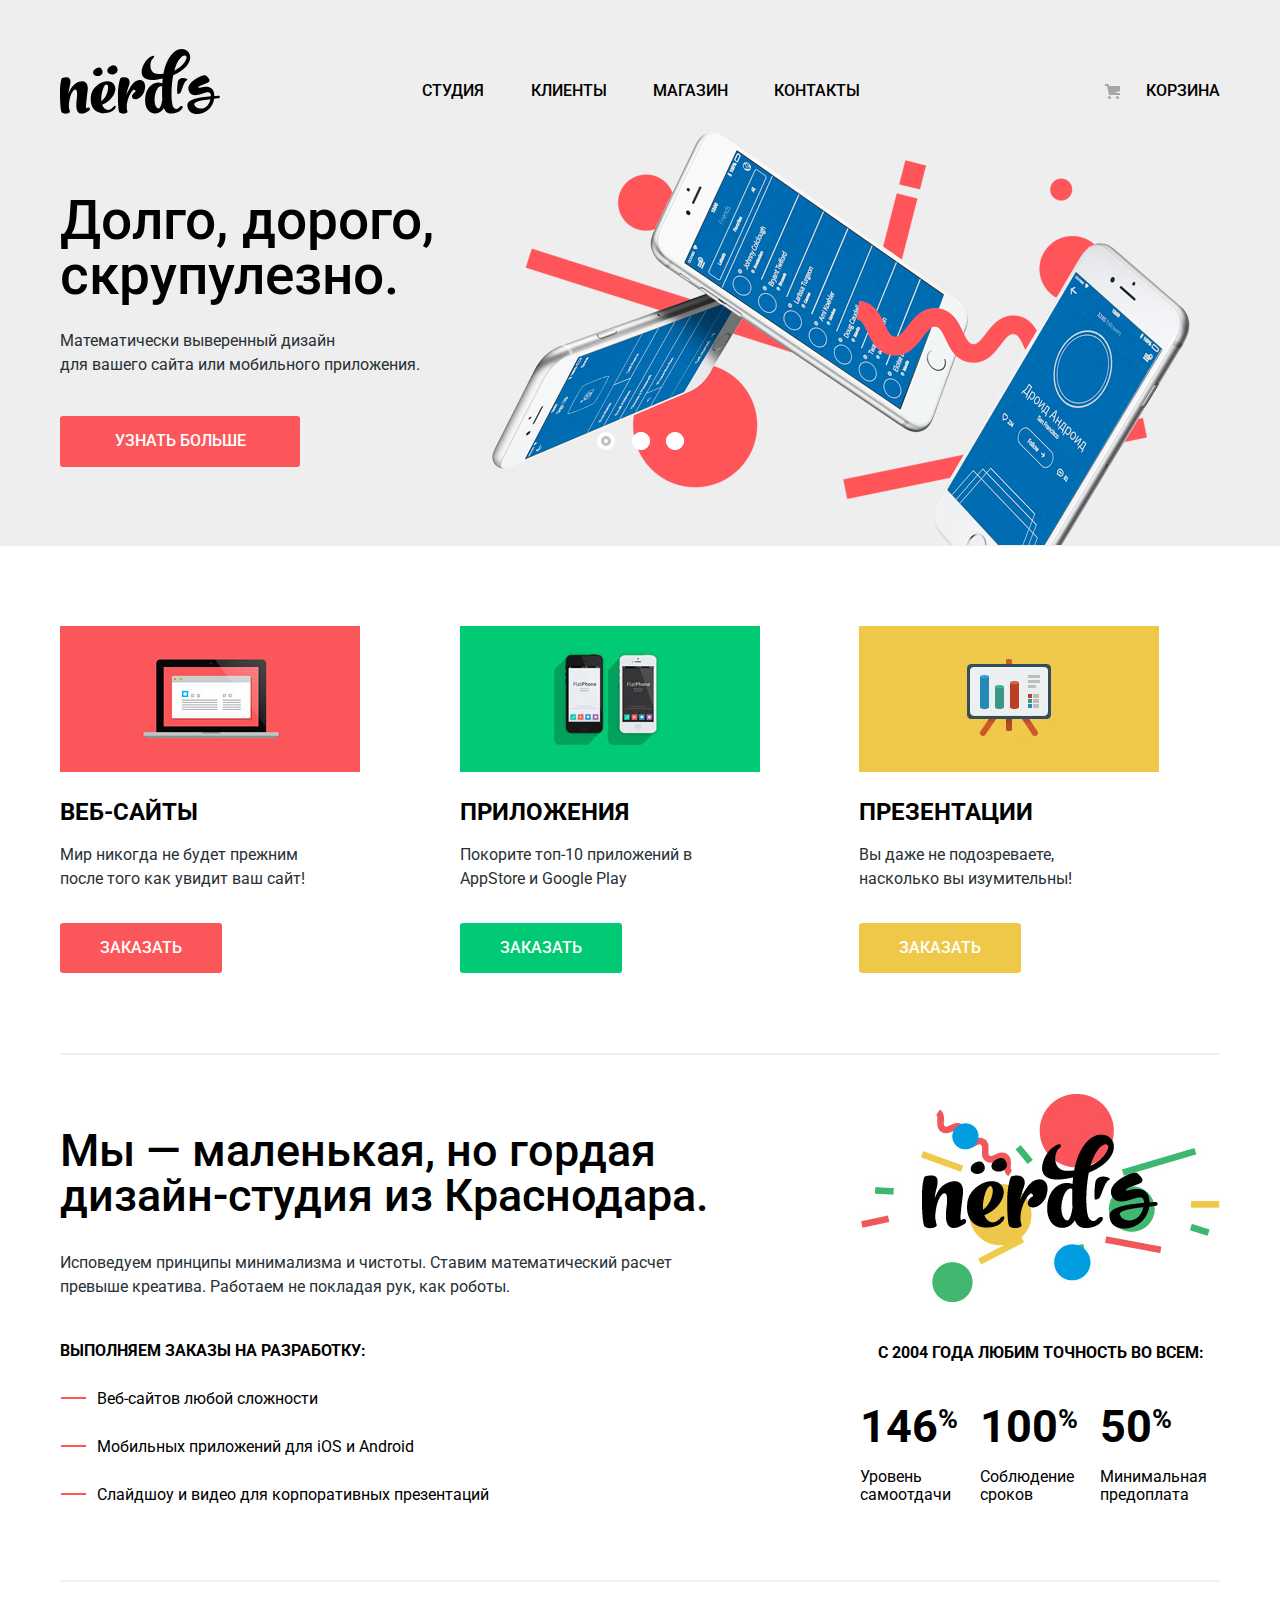
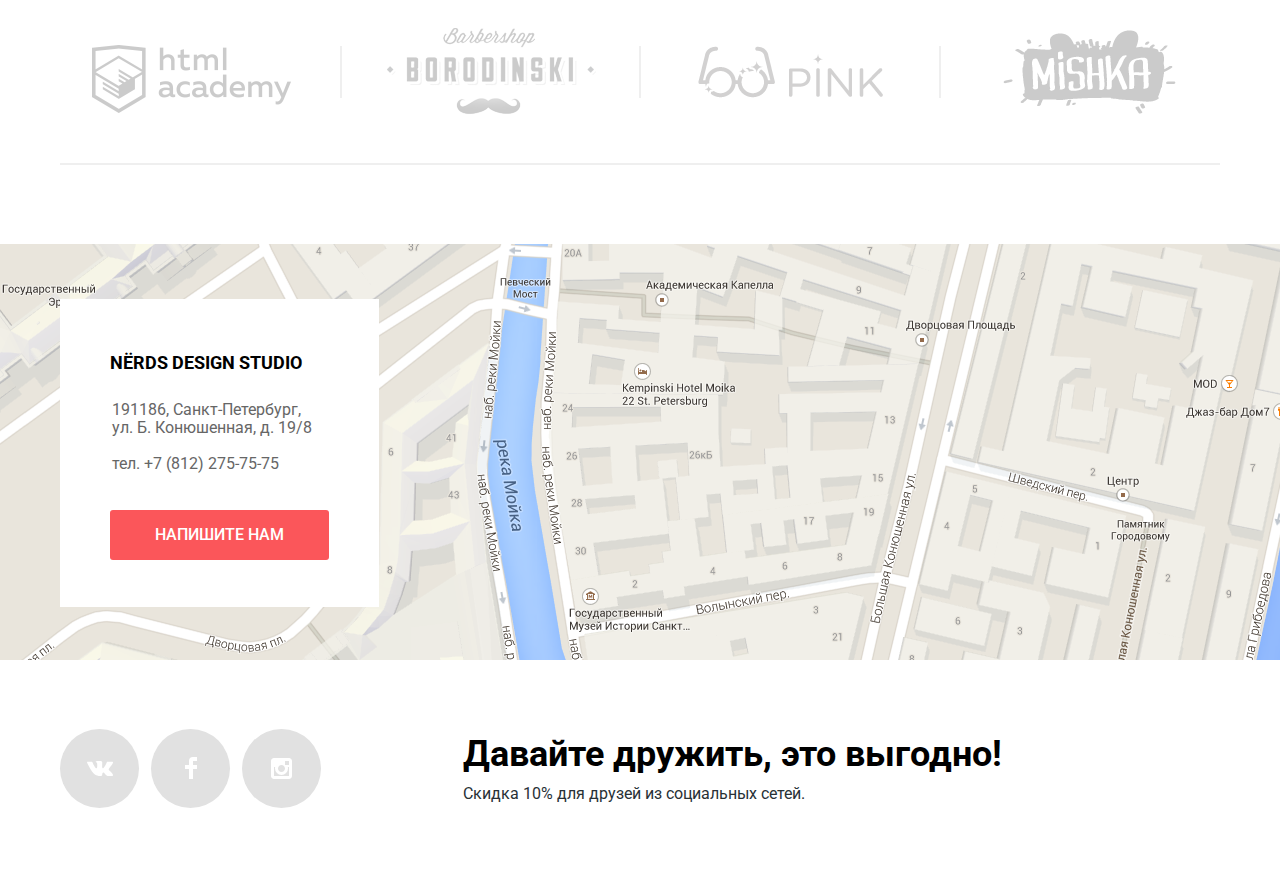
<file: index.html>
<!DOCTYPE html>
<html lang="ru">
<head>
	<meta charset="UTF-8">

	<title>Document</title>

	<!-- ссылка на шрифт -->
	<link href="https://fonts.googleapis.com/css?family=Roboto:400,500,700,900&display=swap&subset=cyrillic" rel="stylesheet">

	<!-- ссылка на подключение CSS файла -->
	<link rel="stylesheet" href="css/normalize.min.css">

	<!-- ссылка на подключение CSS файла -->
	<link rel="stylesheet" href="css/style.min.css">
</head>

<body>
	<header class="background ">
		<div class="container header">
			<a class="logo__link">
				<img class="logo__img" src="img/nerds-logo.svg" width="160" height="65" alt="logo" aria-label="logo">
			</a>
			<nav class="nav">
				<a class="nav__link" href="index.html">Студия</a>
				<a class="nav__link" href="#">Клиенты</a>
				<a class="nav__link" href="catalog.html">Магазин</a>
				<a class="nav__link" href="#">Контакты</a>
			</nav>
			<div class="basket">
				<a class="basket__link" href="#">Корзина</a>
			</div>
		</div>
	</header>

	<main class="main">
		<div class="background">
			<section class="container">
				<div class="slide-all">
					<div class="slide-one">
						<div class="slide-text">
							<h2 class="text-title slide-text-title">Долго, дорого, скрупулезно.</h2>
							<p class="text-title slide-text-suptitle paragraph">Математически выверенный дизайн <br>
							для вашего сайта или мобильного приложения.</p>
							<a class="button button-red slide-button" href="#">Узнать больше</a>
						</div>
					</div>
					<div class="slide-two none">
						<div class="slide-text">
							<h2 class="text-title slide-text-title">Любим математику как никто другой</h2>
							<p class="slide-text-suptitle paragraph">Никакого креатива, только математические формулы <br>
							для расчета идеальных пропорций.</p>
							<a class="button button-red slide-button" href="#">Узнать больше</a>
						</div>
					</div>
					<div class="slide-three none">
						<div class="slide-text">
							<h2 class="text-title slide-text-title">Только ночь, только хардкор</h2>
							<p class="slide-text-suptitle paragraph">Работать днем, как все? Мы против этого. <br>
							Ближе к полуночи работа только начинается.</p>
							<a class="button button-red slide-button" href="#">Узнать больше</a>
						</div>
					</div>
					<div class="next-slide-click">
						<div>
							<button class="button slide-one-button button slide-active"></button>
						</div>
						<div>
							<button class="button slide-two-button"></button>
						</div>
						<div>
							<button class="button slide-three-button"></button>
						</div>
					</div>
				</div>
			</section>
		</div>
		<section class="container border-bottom">
			<ul class="unordered-list advantages">
				<li class="list advantages-site advantages-site-content">
					<h3 class="text-title advantages-title">Веб-Сайты</h3>
					<p class="paragraph advantages-suptitle">Мир никогда не будет прежним
						после того как увидит ваш сайт!</p>
					<a class="button button-red button-advantages" href="#">Заказать</a>
				</li>
				<li class="list advantages-application advantages-application-content">
					<h3 class="text-title advantages-title">Приложения</h3>
					<p class="paragraph advantages-suptitle">Покорите топ-10 приложений в AppStore и Google Play</p>
					<a class="button button-green button-advantages" href="#">Заказать</a>
				</li>
				<li class="list advantages-presentation advantages-presentation-content">
					<h3 class="text-title advantages-title">Презентации</h3>
					<p class="paragraph advantages-suptitle">Вы даже не подозреваете,
						насколько вы изумительны!</p>
					<a class="button button-yellow button-advantages" href="#">Заказать</a>
				</li>
			</ul>
		</section>
		<section class="container about">
			<div class="about-information">
				<h2 class="text-title about-information-title">Мы — маленькая, но гордая дизайн-студия из Краснодара. </h2>
				<p class="paragraph about-information-suptitle">Исповедуем принципы минимализма и чистоты. Ставим математический расчет превыше креатива. Работаем не покладая рук, как роботы.</p>
				<h4 class="text-title about-wedo-title">Выполняем заказы на разработку:</h4>
				<ul class="unordered-list-about">
					<li class="list about-information-list">Веб-сайтов любой сложности</li>
					<li class="list about-information-list">Мобильных приложений для iOS и Android</li>
					<li class="list about-information-list">Слайдшоу и видео для корпоративных презентаций</li>
				</ul>
			</div>
			<div class="about-statistics">
				<div class="about-statistics-img">
					<img src="img/about/about.png" alt="логотип nerds" width="360" height="208">
					<p class="about-statistics-suptitle">с 2004 года любим точность во всем:</p>
				</div>
				<div class="statistics-percent">
					<div class="statistics-percent-numbers">
						<b>146<sup>%</sup></b>
						<p class="">Уровень самоотдачи</p>
					</div>
					<div class="statistics-percent-numbers">
						<b>100<sup>%</sup></b>
						<p class="">Соблюдение сроков</p>
					</div>
					<div class="statistics-percent-numbers">
						<b>50<sup>%</sup></b>
						<p class="">Минимальная предоплата</p>
					</div>
				</div>
			</div>
		</section>
		<div class="container container-partners border-top border-bottom">
			<ul class="unordered-list partners">
				<li class="list partners-list partners-list-border-htmlacdemy ">
					<a href="https://htmlacademy.ru/intensive/htmlcss" class="partners-link">
						<img src="img/partners/htmlacdemy.png" alt="логотип обучающего центра HtmlAcademy" width="199" height="68">
					</a>
				</li>
				<li class="list partners-list partners-list-border-borodinsli">
					<a href="#" class="partners-link">
						<img src="img/partners/borodinsli.png" alt="логотип барбершопа Бородинский" width="209" height="90">
					</a>
				</li>
				<li class="list partners-list partners-list-border-pink">
					<a href="#" class="partners-link">
						<img src="img/partners/pink.png" alt="логотип приложения Pink Upp" width="185" height="52">
					</a>
				</li>
				<li class="list partners-list partners-list-border-mishka">
					<a href="#" class="partners-link">
						<img src="img/partners/mishka.png" alt="логотип магазина Мишка" width="173" height="84">
					</a>
				</li>
			</ul>
		</div>
	</main>

	<footer class="footer">
		<div class="footer-feedback">
			<iframe class="iframe" src="https://www.google.com/maps/embed?pb=!1m18!1m12!1m3!1d1998.6037872533198!2d30.32085871576473!3d59.93871648187627!2m3!1f0!2f0!3f0!3m2!1i1024!2i768!4f13.1!3m3!1m2!1s0x4696310fca145cc1%3A0x42b32648d8238007!2z0JHQvtC70YzRiNCw0Y8g0JrQvtC90Y7RiNC10L3QvdCw0Y8g0YPQuy4sIDE5LzgsINCh0LDQvdC60YIt0J_QtdGC0LXRgNCx0YPRgNCzLCAxOTExODY!5e0!3m2!1sru!2sru!4v1582900834242!5m2!1sru!2sru" style="border:0;" allowfullscreen=""></iframe>
			<div class="container">
				<div class="feedback-address">
					<h3 class="text-title feedback-address-title">Nёrds design studio</h3>
					<p class="paragraph feedback-address-suptitle">
						191186, Санкт-Петербург, 
						ул. Б. Конюшенная, д. 19/8
					</p>
					<p class="paragraph feedback-address-suptitle">
						<a href="tel:+7(812)275-75-75" class="addres-tel-link"> тел. +7 (812) 275-75-75</a>
					</p>
					<a class="button link button-red addres-button" href="#">Напишите нам</a>
				</div>
			</div>
		</div>
		<div class="container">
			<div class="footer-social">
				<ul class="unordered-list social-icons">
					<li class="list social-icons-list">
						<a class="social-icons-anchor" href="#" aria-label="ВКонтакте">
							<svg xmlns="http://www.w3.org/2000/svg" width="26" height="15" viewBox="0 0 26 15"><path fill="#FFF" d="M16.138 11.51c.956-.309 2.18 2.04 3.483 2.939.978.681 1.727.534 1.727.534l3.473-.05s1.815-.112.957-1.554c-.071-.12-.503-1.069-2.585-3.022-2.177-2.043-1.882-1.712.739-5.244 1.597-2.153 2.236-3.468 2.036-4.028-.192-.539-1.365-.399-1.365-.399L20.69.713c-.381.001-.704.119-.851.515-.003.004-.621 1.666-1.445 3.079-1.741 2.989-2.436 3.148-2.724 2.961-.661-.433-.494-1.737-.494-2.664 0-2.897.432-4.105-.846-4.417-.427-.104-.739-.172-1.828-.182-1.392-.021-2.574 0-3.244.329-.445.223-.786.712-.579.74.26.035.843.16 1.155.586.401.552.389 1.789.389 1.789s.229 3.411-.54 3.834c-.528.29-1.25-.302-2.803-3.016-.793-1.388-1.392-2.922-1.392-2.922s-.116-.285-.326-.441c-.25-.185-.6-.244-.6-.244L.848.684S.29.7.085.946c-.182.218-.015.668-.015.668s2.909 6.881 6.203 10.347c3.02 3.182 6.452 2.971 6.452 2.971h1.555s.469-.054.709-.312c.224-.24.214-.691.214-.691s-.031-2.109.935-2.419z"/></svg>
						</a>
					</li>
					<li class="list social-icons-list">
						<a class="social-icons-anchor" href="#" aria-label="facebook">
							<svg xmlns="http://www.w3.org/2000/svg" width="12" height="22" viewBox="0 0 12 22"><path fill="#FFF" d="M12 4V0H8a4 4 0 0 0-4 4v4H0v4h4v10h4V12h4V8H8V4h4z"/></svg>
						</a>
					</li>
					<li class="list social-icons-list">
						<a class="social-icons-anchor" href="#" aria-label="instagram">
							<svg xmlns="http://www.w3.org/2000/svg" width="21" height="21" viewBox="0 0 21 21"><path fill="#FFF" d="M18 0H3C1.35 0 0 1.35 0 3v15c0 1.65 1.35 3 3 3h15c1.65 0 3-1.35 3-3V3c0-1.65-1.35-3-3-3zm-7.5 7c1.93 0 3.5 1.57 3.5 3.5S12.43 14 10.5 14 7 12.43 7 10.5 8.57 7 10.5 7zM18 18H3V9h1.181A6.504 6.504 0 0 0 4 10.5a6.5 6.5 0 1 0 13 0 6.45 6.45 0 0 0-.181-1.5H18v9zm0-11h-4V3h4v4z"/></svg>
						</a>
					</li>
				</ul>
				<div class="footer-text">
					<h3 class="text-title footer-title">Давайте дружить, это выгодно!</h3>
					<p class="paragraph footer-suptitle">Скидка 10% для друзей из социальных сетей.</p>
				</div>
			</div>
		</div>
	</footer>
	<form class="feedback-form none" action="https://echo.htmlacademy.ru" method="post">
		<h2 class="text-title feedback-title">Напишите нам</h2>
		<button class="button close feedback-close-button" type="button"></button>
		<div class="feedback-form-name">
			<label class="label" for="name"><b>Ваше имя:</b></label>
			<input class="input" id="name" type="text" placeholder="Имя Фамилия" name="name" required>
		</div>
		<div class="feedback-form-email">
			<label class="label" for="email"><b>Ваш e-mail:</b></label>
			<input class="input" id="email" type="email" placeholder="email@example.com" name="e-mail" required>
		</div>
		<div class="feedback-form-text">
			<label class="label" for="text_mail"><b>Текст письма:</b></label>
			<textarea id="text_mail" name="comment" placeholder="В свободной форме" cols="40" rows="5"></textarea>
		</div>
		<button type="submit" class="button send button-red feedback-button">Отправить</button>
	</form>
	<!-- ссылка на подключение js файла -->
		<script src="js/script.min.js"></script>
</body>
</html>
</file>
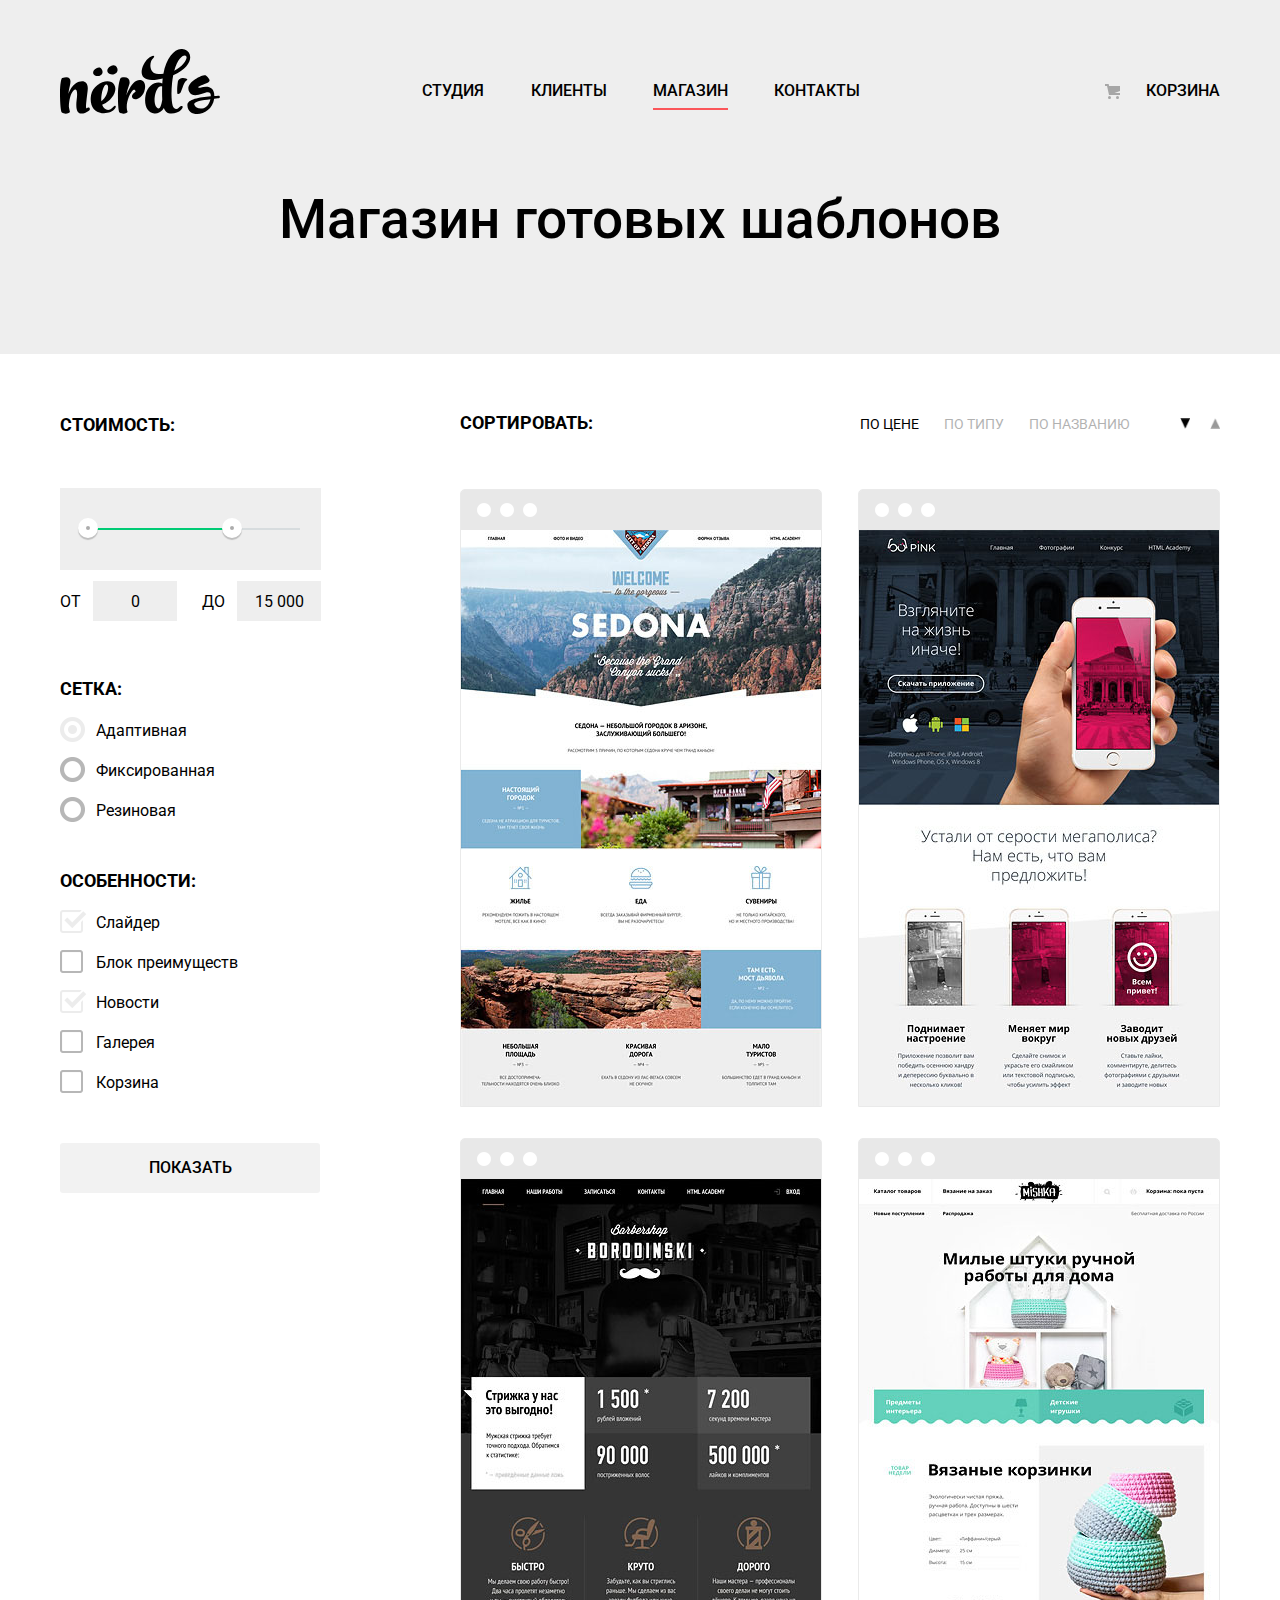
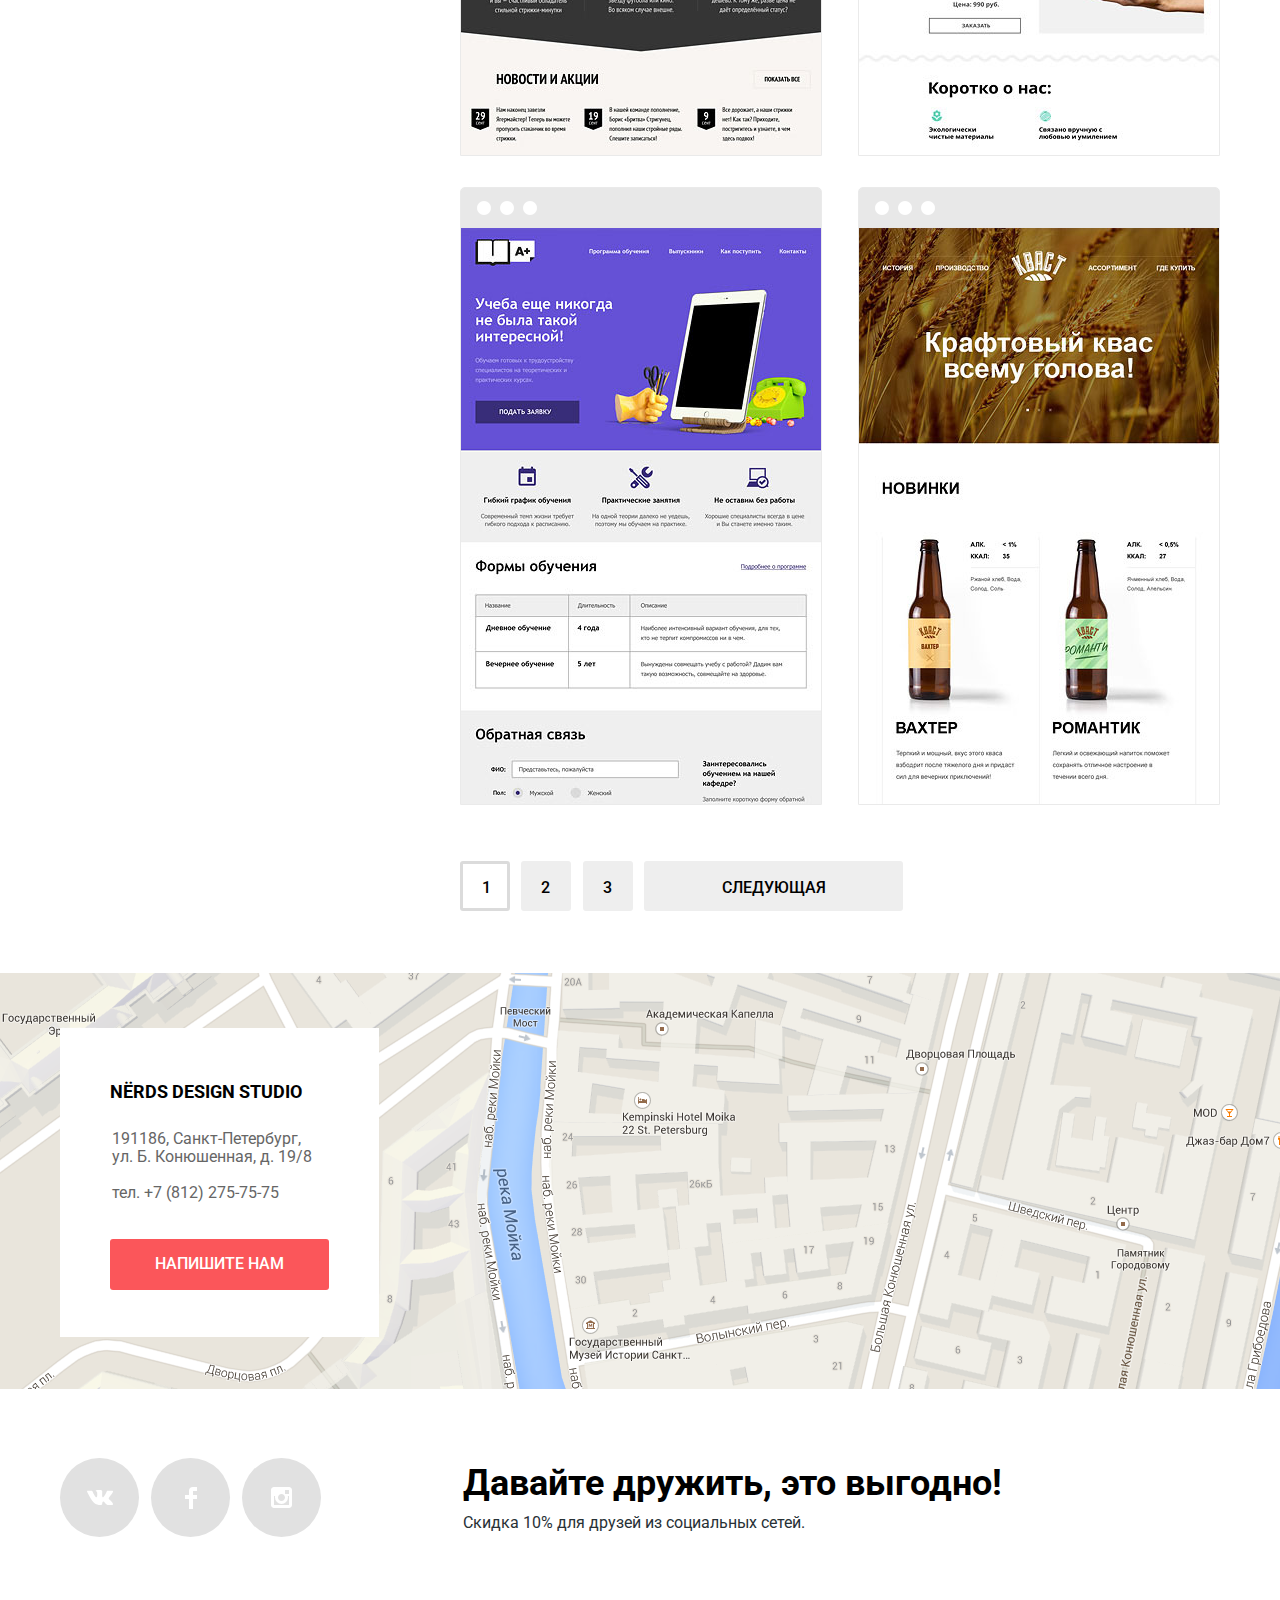
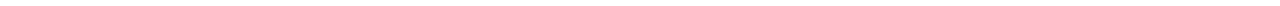
<file: catalog.html>
<!DOCTYPE html>
<html lang="ru">
<head>
	<meta charset="UTF-8">

	<title>Document</title>

	<!-- ссылка на шрифт -->
	<link href="https://fonts.googleapis.com/css?family=Roboto:400,500,700,900&display=swap&subset=cyrillic" rel="stylesheet">

	<!-- ссылка на подключение CSS файла -->
	<link rel="stylesheet" href="css/normalize.min.css">

	<!-- ссылка на подключение CSS файла -->
	<link rel="stylesheet" href="css/style.min.css">
</head>

<body>
	<header class="background ">
		<div class="container header">
			<a class="logo__link" href="index.html">
				<img class="logo__img" src="img/nerds-logo.svg" width="160" height="65" alt="logo" aria-label="logo">
			</a>
			<nav class="nav">
				<a class="nav__link" href="index.html">Студия</a>
				<a class="nav__link" href="#">Клиенты</a>
				<a class="nav__link nav-link-open" href="catalog.html">Магазин</a>
				<a class="nav__link" href="#">Контакты</a>
			</nav>
			<div class="basket">
				<a class="basket__link" href="#">Корзина</a>
			</div>
		</div>
	</header>

	<main>
		<div class="background">
			<h1 class="text-title header-title">Магазин готовых шаблонов</h1>
		</div>
		<div class="container main-main">
			<aside class="aside">
				<form action="https://echo.htmlacademy.ru" method="get">
					<fieldset class="block-cost">
						<legend class="grid-title cost-title">Стоимость:</legend>
						<div class="cost-slider">
							<div class="range">
								<div class="range-cursor"></div>
							</div>
							<div class="range-togle-min" aria-label="min"></div>
							<div class="range-togle-max" aria-label="max"></div>
						</div>
						<div class="block-cost-mam">
							<p>
								<label class="label" for="on">От</label>
								<input class="input" id="on" name="От" value="0" type="text">
							</p>
							<p>
								<label class="label" for="off">До</label>
								<input class="input" id="off" name="До" value="15 000" type="text">
							</p>
						</div>
					</fieldset>

					<fieldset class="grid-block">
						<legend class="grid-title">Сетка:</legend>
						<ul class="grid-unordered-list">
							<li class="list">
								<input class="input radio none grid-radio grid-radio-block grid-block-input" id="grid_adaptive" checked name="Сетка" type="radio" value="Адаптивная" disabled> 
								<label class="label radio grid-label grid-label-block" for="grid_adaptive" tabindex="1">Адаптивная</label>
							</li>

							<li class="list">
								<input class="input radio none grid-radio grid-block-input" id="grid_fix" name="Сетка" type="radio" value="Фиксированная">
								<label class="label radio grid-label" for="grid_fix" tabindex="2">Фиксированная</label>
							</li>

							<li class="list">
								<input class="input radio none grid-radio grid-block-input" id="grid_rubber" name="Сетка" type="radio" value="Резиновая"> 
								<label class="label radio grid-label" for="grid_rubber" tabindex="3">Резиновая</label>
							</li>
						</ul>
					</fieldset>

					<fieldset class="grid-block">
						<legend class="grid-title">Особенности:</legend>
						<ul class="grid-unordered-list">
							<li class="list">
								<input class="input grid-checkbox grid-checkbox-block" id="features_slid" name="Особенности" type="checkbox" disabled checked value="Слайдер">
								<label class="label features-label" for="features_slid" tabindex="4">Слайдер</label>
							</li>

							<li class="list">
								<input class="input grid-checkbox" id="features_advantages" name="Особенности" type="checkbox" value="Блок преимуществ">
								<label class="label features-label" for="features_advantages" tabindex="5">Блок преимуществ</label>
							</li>

							<li class="list">
								<input class="input grid-checkbox grid-checkbox-block" id="features_new" name="Особенности" type="checkbox" disabled checked value="Новости">
								<label class="label features-label" for="features_new" tabindex="6">Новости</label>
							</li>

							<li class="list">
								<input class="input grid-checkbox" id="features_gallery" name="Особенности" type="checkbox" value="Галерея">
								<label class="label features-label" for="features_gallery" tabindex="7">Галерея</label>
							</li>

							<li class="list">
								<input class="input grid-checkbox" id="features_basket" name="Особенности" type="checkbox" value="Корзина">
								<label class="label features-label" for="features_basket" tabindex="8">Корзина</label>
							</li>
						</ul>
					</fieldset>
					<button type="submit" class="button button-grey grid-button-grey">Показать</button>
				</form>
			</aside>
			<div>
				<div class="sort">
					<b class="grid-title">Сортировать:</b>
					<div>
						<div class="sort-list">
							<a class="sort-link sort-link-active" href="#">По цене</a>
							<a class="sort-link" href="#">по типу</a>
							<a class="sort-link" href="#">по названию</a>
						</div>
						<div class="sort-arrow">
							<a href="#"><img class="sort-arrow-down sort-arrow-active" src="img/icons/icon-down-dir.png" width="11" height="10" alt="по уменьшению" aria-label="по уменьшению"></a>
							<a href="#"><img class="sort-arrow-up" src="img/icons/icon-down-dir.png" width="11" height="10" alt="по возрастанию" aria-label="по возрастанию"></a>
						</div>
					</div>
				</div>
				<ul class="unordered-list products">
					<li class="list products-pattern">
						<div class="pattern-price">
							<a class="price-title" href="#">
								<h3 class="text-title">Sedona</h3>
							</a>
							<p class="paragraph price-suptitle price-suptitle-sedona">Информационный сайт для туристов</p>
							<button class="button button-red button-price">9 900 руб.</button>
						</div>
						<div class="pattern-img">
							<img class="pattern-img-head" src="img/catalog/browser.png" alt="Информационный сайт для туристов" width="360" height="40">
							<img class="pattern-img-body" src="img/catalog/sedona.jpg" alt="Шаблон сайта Sedona" width="360" height="576">
						</div>
					</li>

					<li class="list products-pattern-right">
						<div class="pattern-price">
							<a class="price-title" href="#">
								<h3 class="text-title ">Pink app</h3>
							</a>
							<p class="paragraph price-suptitle price-suptitle-pink">Продуктовый лендинг приложения для iOS и Android</p>
							<button class="button button-red button-price">9 900 руб.</button>
						</div>
						<div class="pattern-img">
							<img class="pattern-img-head" src="img/catalog/browser.png" alt="Продуктовый лендинг приложения для iOS и Android" width="360" height="40">
							<img class="pattern-img-body" src="img/catalog/pink.jpg" alt="Шаблон лендинга Pink app" width="360" height="576">
						</div>
					</li>

					<li class="list products-pattern">
						<div class="pattern-price">
							<a class="price-title" href="#">
								<h3 class="text-title">Barbershop</h3>
							</a>
							<p class="paragraph price-suptitle price-suptitle-barbershop">Сайт салона красоты.
								Для мужчин, да.</p>
							<button class="button button-red button-price">9 900 руб.</button>
						</div>
						<div class="pattern-img">
							<img class="pattern-img-head" src="img/catalog/browser.png" alt="Сайт салона красоты" width="360" height="40">
							<img class="pattern-img-body" src="img/catalog/barbershop.jpg" alt="Шаблон сайта салона красоты Barbershop" width="360" height="576">
						</div>
					</li>
					<li class="list products-pattern-right">
						<div class="pattern-price">
							<a class="price-title" href="#">
								<h3 class="text-title">Mishka</h3>
							</a>
							<p class="paragraph price-suptitle price-suptitle-mishka">Итернет-магазин
								вязаных игрушек</p>
							<button class="button button-red button-price">9 900 руб.</button>
						</div>
						<div class="pattern-img">
							<img class="pattern-img-head" src="img/catalog/browser.png" alt="интернет-магазина игрушек" width="360" height="40">
							<img class="pattern-img-body" src="img/catalog/mishka.jpg" alt="Шаблон интернет-магазина игрушек Mishka" width="360" height="576">
						</div>
					</li>
					<li class="list products-pattern">
						<div class="pattern-price">
							<a class="price-title" href="#">
								<h3 class="text-title">A Plus</h3>
							</a>
							<p class="paragraph price-suptitle price-suptitle-plus">Лендинг курсов повышения
								квалификации</p>
							<button class="button button-red button-price">9 900 руб.</button>
						</div>
						<div class="pattern-img">
							<img class="pattern-img-head" src="img/catalog/browser.png" alt="Лендинг курсов повышения квалификации" width="360" height="40">
							<img class="pattern-img-body" src="img/catalog/plus.jpg" alt="Шаблон лендинга курсов повышения квалификации A Plus" width="360" height="576">
						</div>
					</li>
					<li class="list products-pattern-right">
						<div class="pattern-price">
							<a class="price-title" href="#">
								<h3 class="text-title">Кваст</h3>
							</a>
							<p class="paragraph price-suptitle price-suptitle-kvas">Промо-сайт производителя
								крафтового кваса</p>
							<button class="button button-red button-price">9 900 руб.</button>
						</div>
						<div class="pattern-img">
							<img class="pattern-img-head" src="img/catalog/browser.png" alt="Промо-сайт производителя кваса" width="360" height="40">
							<img class="pattern-img-body" src="img/catalog/kvas.jpg" alt="Шаблон промо-сайта производителя крафтового кваса Кваст" width="360" height="576">
						</div>
					</li>
				</ul>
				<ul class="unordered-list pattern-cube">
					<li class="list button-grey-cube-active">
						<a href="#">1</a>
					</li>
					<li class="list button-grey-cube">
						<a href="#">2</a>
					</li>
					<li class="list button-grey-cube">
						<a href="#">3</a>
					</li>
					<li class="list button-grey">
						<a href="#">Следующая</a>
					</li>
				</ul>
			</div>
		</div>
	</main>

	<footer class="footer">
		<div class="footer-feedback">
			<iframe class="iframe" src="https://www.google.com/maps/embed?pb=!1m18!1m12!1m3!1d1998.6037872533198!2d30.32085871576473!3d59.93871648187627!2m3!1f0!2f0!3f0!3m2!1i1024!2i768!4f13.1!3m3!1m2!1s0x4696310fca145cc1%3A0x42b32648d8238007!2z0JHQvtC70YzRiNCw0Y8g0JrQvtC90Y7RiNC10L3QvdCw0Y8g0YPQuy4sIDE5LzgsINCh0LDQvdC60YIt0J_QtdGC0LXRgNCx0YPRgNCzLCAxOTExODY!5e0!3m2!1sru!2sru!4v1582900834242!5m2!1sru!2sru" style="border:0;" allowfullscreen=""></iframe>
			<div class="container">
				<div class="feedback-address">
					<h3 class="text-title feedback-address-title">Nёrds design studio</h3>
					<p class="paragraph feedback-address-suptitle">
						191186, Санкт-Петербург, 
						ул. Б. Конюшенная, д. 19/8
					</p>
					<p class="paragraph feedback-address-suptitle">
						<a href="tel:+7(812)275-75-75" class="addres-tel-link"> тел. +7 (812) 275-75-75</a>
					</p>
					<a class="button link button-red addres-button" href="#">Напишите нам</a>
				</div>
			</div>
		</div>
		<div class="container">
			<div class="footer-social">
				<ul class="unordered-list social-icons">
					<li class="list social-icons-list">
						<a class="social-icons-anchor" href="#" aria-label="ВКонтакте">
							<svg xmlns="http://www.w3.org/2000/svg" width="26" height="15" viewBox="0 0 26 15"><path fill="#FFF" d="M16.138 11.51c.956-.309 2.18 2.04 3.483 2.939.978.681 1.727.534 1.727.534l3.473-.05s1.815-.112.957-1.554c-.071-.12-.503-1.069-2.585-3.022-2.177-2.043-1.882-1.712.739-5.244 1.597-2.153 2.236-3.468 2.036-4.028-.192-.539-1.365-.399-1.365-.399L20.69.713c-.381.001-.704.119-.851.515-.003.004-.621 1.666-1.445 3.079-1.741 2.989-2.436 3.148-2.724 2.961-.661-.433-.494-1.737-.494-2.664 0-2.897.432-4.105-.846-4.417-.427-.104-.739-.172-1.828-.182-1.392-.021-2.574 0-3.244.329-.445.223-.786.712-.579.74.26.035.843.16 1.155.586.401.552.389 1.789.389 1.789s.229 3.411-.54 3.834c-.528.29-1.25-.302-2.803-3.016-.793-1.388-1.392-2.922-1.392-2.922s-.116-.285-.326-.441c-.25-.185-.6-.244-.6-.244L.848.684S.29.7.085.946c-.182.218-.015.668-.015.668s2.909 6.881 6.203 10.347c3.02 3.182 6.452 2.971 6.452 2.971h1.555s.469-.054.709-.312c.224-.24.214-.691.214-.691s-.031-2.109.935-2.419z"/></svg>
						</a>
					</li>
					<li class="list social-icons-list">
						<a class="social-icons-anchor" href="#" aria-label="facebook">
							<svg xmlns="http://www.w3.org/2000/svg" width="12" height="22" viewBox="0 0 12 22"><path fill="#FFF" d="M12 4V0H8a4 4 0 0 0-4 4v4H0v4h4v10h4V12h4V8H8V4h4z"/></svg>
						</a>
					</li>
					<li class="list social-icons-list">
						<a class="social-icons-anchor" href="#" aria-label="instagram">
							<svg xmlns="http://www.w3.org/2000/svg" width="21" height="21" viewBox="0 0 21 21"><path fill="#FFF" d="M18 0H3C1.35 0 0 1.35 0 3v15c0 1.65 1.35 3 3 3h15c1.65 0 3-1.35 3-3V3c0-1.65-1.35-3-3-3zm-7.5 7c1.93 0 3.5 1.57 3.5 3.5S12.43 14 10.5 14 7 12.43 7 10.5 8.57 7 10.5 7zM18 18H3V9h1.181A6.504 6.504 0 0 0 4 10.5a6.5 6.5 0 1 0 13 0 6.45 6.45 0 0 0-.181-1.5H18v9zm0-11h-4V3h4v4z"/></svg>
						</a>
					</li>
				</ul>
				<div class="footer-text">
					<h3 class="text-title footer-title">Давайте дружить, это выгодно!</h3>
					<p class="paragraph footer-suptitle">Скидка 10% для друзей из социальных сетей.</p>
				</div>
			</div>
		</div>
	</footer>
	<form class="feedback-form none" action="https://echo.htmlacademy.ru" method="post">
		<h2 class="text-title feedback-title">Напишите нам</h2>
		<button class="button close feedback-close-button" type="button"></button>
		<div class="feedback-form-name">
			<label class="label" for="name"><b>Ваше имя:</b></label>
			<input class="input" id="name" type="text" placeholder="Имя Фамилия" name="name" required>
		</div>
		<div class="feedback-form-email">
			<label class="label" for="email"><b>Ваш e-mail:</b></label>
			<input class="input" id="email" type="email" placeholder="email@example.com" name="e-mail" required>
		</div>
		<div class="feedback-form-text">
			<label class="label" for="text_mail"><b>Текст письма:</b></label>
			<textarea id="text_mail" name="comment" placeholder="В свободной форме" cols="40" rows="5"></textarea>
		</div>
		<button type="submit" class="button send button-red feedback-button">Отправить</button>
	</form>
	<!-- ссылка на подключение js файла -->
		<script src="js/script.min.js"></script>
</body>
</html>
</file>
<file: css/style.min.css>
body{margin:0;font-family:"Roboto","Arial",sans-serif;font-size:16px;color:#000;width:100%}.container{max-width:1160px;width:100%;margin:0 auto}.nav,.partners,.social-icons,.about,.advantages,.statistics-percent,.main-main,.pattern-cube,.header{display:flex;justify-content:space-between}.paragraph{color:#283136;font-size:16px;font-family:"Roboto","Arial",sans-serif;line-height:1.5;margin:0}.list{list-style-type:none}.unordered-list{margin-left:0;padding-left:0}.text-title{padding:0;margin:0;font-family:"Roboto","Arial",sans-serif}.button:hover{opacity:.95}.button:active{color:rgba(255,255,255,0.3);opacity:1}.button,.input,.label{cursor:pointer}.header{padding:49px 0 0}.nav__link{margin-bottom:8px}.nav__link:hover,.basket__link:hover{color:#fb565a}.nav__link:active,.basket__link:active{opacity:.3}.logo__link{outline-color:#000}.logo__img{opacity:1}.logo__img:hover{opacity:.75}.logo__img:active{opacity:.6}.nav__link,.basket__link{color:#000;text-decoration:none;font-family:"Roboto","Arial",sans-serif;text-transform:uppercase;display:flex;outline-color:#000}.nav{font-weight:500;margin:27px 0 0 35px}.nav a{margin-right:46.3px;outline-color:#000;font-size:16px;font-weight:500;line-height:30px}.nav-link-open{border-bottom:2px solid #fb565a}.basket{font-weight:500;margin:33px 0 0 31px}.basket__link::before{content:"";background:url(../img/icons/cart-icon.svg);background-repeat:no-repeat;margin-top:2px;margin-right:26px;width:15px}.button{text-transform:uppercase;color:#fff;font-weight:500;cursor:pointer;text-decoration:none;border:0 none;outline-color:#000;border-radius:3px}.background{background:#eee}.border-top{border-top:2px solid #efefef}.border-bottom{border-bottom:2px solid #efefef}.list{list-style-type:none}.about-wedo-title,.about-statistics-suptitle,.price-title,.sort button,.button-grey,.block-cost-mam label{text-transform:uppercase}.price-title{text-decoration:none;color:#000}.price-title h3{margin:0 4px 16px 0;font-size:18px;display:inline-block;vertical-align:top;line-height:30px}.price-title h3:hover{color:#fb565a}.price-title h3:active{color:#000;opacity:.3}.button-red{background:#fb565a;padding:16px 40px;text-align:center}.button-red:hover{background:#e74246}.button-red:active{background:#d7373b}.button-green{background:#00ca74;padding:16px 40px;margin-top:35px}.button-yellow{background:#efc84a;padding:16px 40px;margin-top:35px}.slide-all{position:relative;padding:0}.slide-one,.slide-two,.slide-three{height:100%}.slide-one .paragraph{width:365px}.slide-two .paragraph{width:410px}.slide-three .paragraph{width:365px}.slide-one:nth-of-type(1){content:"";background-image:url(../img/sliders/phone.png);background-repeat:no-repeat;background-position:432px 14px;padding:75px 0 79px}.slide-two:nth-of-type(2){content:"";background-image:url(../img/sliders/pc.png);background-repeat:no-repeat;background-position:496px -3px;padding:75px 0 79px}.slide-three:nth-of-type(3){content:"";background-image:url(../img/sliders/tablet.png);background-repeat:no-repeat;background-position:400px 17px;padding:75px 0 79px}.slide-text{width:525px}.slide-text-title{width:99%;font-size:55px;font-weight:500;padding-top:0;margin-bottom:26px;line-height:1;display:inline-block;vertical-align:top}.slide-text-suptitle{display:inline-block;vertical-align:top;line-height:24px}.slide-button{padding:16px 0;margin-top:39px;display:inline-block;vertical-align:top;width:240px;text-align:center}.next-slide-click{right:536px;position:absolute;bottom:96px;display:flex;justify-content:space-between;width:87px;height:18px}.next-slide-click div{background:#fff;border-radius:50%;margin:0;padding:0;display:grid;width:18px}.slide-one-button,.slide-two-button,.slide-three-button{border-radius:50%;background:#fff;border:none;width:100%;height:100%}.slide-active{width:10px;height:10px;padding:2px;margin:4px;background:#6b5a5a00;border:3px #c1c1c1 solid}.advantages{position:relative;padding:80px 0;margin:0;width:1099px;flex-wrap:wrap}.advantages-site::before,.advantages-application::before,.advantages-presentation::before{content:"";width:300px;height:146px;background-repeat:no-repeat;position:absolute;top:80px}.advantages-site::before{background-image:url(../img/advantages/websites.jpg)}.advantages-application::before{background-image:url(../img/advantages/application.jpg)}.advantages-presentation::before{background-image:url(../img/advantages/presentations.jpg)}.advantages-site-content,.advantages-application-content,.advantages-presentation-content{margin-top:171px;width:300px}.advantages-title{text-transform:uppercase;margin:0 0 16px;font-size:24px;line-height:30px}.advantages-suptitle{width:245px;line-height:24px}.button-advantages{display:inline-block;vertical-align:top;text-align:center;margin-top:32px;color:#fff}.button-advantages:active{box-shadow:inset 0 3px 0 0 rgba(0,1,1,0.1)}.about{padding:39px 0 57px}.about-information{width:650px;margin:34px 0 0}.about-information-title{margin-bottom:33px;font-family:"Roboto","Arial",sans-serif;font-size:45px;font-weight:500;line-height:1}.about-information-suptitle{margin-bottom:40px}.about-wedo-title{line-height:24px}.about-information-list{position:relative;margin-top:24px;margin-left:-3px;line-height:24px}.about-information-list::before{content:"";top:10px;bottom:10px;left:-36px;width:25px;height:2px;background-color:#fb565a;position:absolute}.about-statistics{width:360px}.about-statistics-img{margin:0 0 57px}.about-statistics-suptitle{font-family:"Roboto","Arial",sans-serif;font-size:16px;font-weight:700;text-align:center;margin:34px -2px 0 0;line-height:24px}.statistics-percent b{font-size:45px;font-family:"Roboto","Arial",sans-serif;line-height:10px}.statistics-percent sup{font-size:60%}.statistics-percent p{margin:22px 0 0}.statistics-percent-numbers{width:120px}.container-partners{padding-bottom:0;margin-bottom:19px}.partners{align-items:center;margin:44px 0 40px 18px;position:relative;flex-wrap:wrap}.partners-list{width:222px;text-align-last:center;margin-right:20px}.partners-list-border-htmlacdemy{margin:14px 0 0 2px}.partners-list-border-htmlacdemy::after{content:"";background:#efefef;width:2px;height:52px;top:20px;position:absolute;margin-left:49px}.partners-list-border-borodinsli{margin:2px 0 0 1px}.partners-list-border-borodinsli::after{content:"";background:#efefef;width:2px;height:52px;top:20px;position:absolute;margin-left:43px}.partners-list-border-pink{margin-right:0}.partners-list-border-pink::after{content:"";background:#efefef;width:2px;height:52px;top:20px;position:absolute;margin-left:56px}.border-mishka{margin:7px 18px 0 0}.partners-list img{opacity:.2}.partners-list img:hover{opacity:1}.partners-link{outline-color:#000}.footer{padding-top:60px}.footer-feedback{background-image:url(../img/where/map.png);background-repeat:no-repeat;background-size:cover;margin:0;position:relative;height:416px}.iframe{position:absolute;width:100%;height:100%}.feedback-address{width:219px;padding:53px 50px 47px;background:#fff;margin:55px 0;position:absolute}.feedback-address-title{font-size:18px;margin:-4px 0 23px;line-height:30px;text-transform:uppercase}.feedback-address-suptitle{color:#666;width:207px;margin-bottom:18px;margin-left:2px;line-height:18px}.feedback-address-suptitle a{color:#666;text-decoration:none}.addres-tel-link{outline-color:#000}.addres-button{display:block;margin-top:37px}.header-title{text-align:center;padding:74px 0 107px;font-size:55px;font-weight:500;line-height:55px}.aside{width:261px}.grid-title{text-transform:uppercase;font-size:18px;font-weight:700;width:260px}.sort-list{width:270px;display:flex;justify-content:space-between;margin:3px 2px 0 0}.sort-link{text-transform:uppercase;text-decoration:none;color:#000;font-size:14px;opacity:.3;outline-color:#000;line-height:18px}.sort-link:hover{opacity:.6}.sort-link:active{opacity:1}.sort-link-active{opacity:1}.grid-radio-block::before{background:url(../img/icons/radio-on.png)}.grid-radio:checked + .grid-label::before{content:"";background:url(../img/icons/radio-on.png);display:inline-block;vertical-align:top;width:25px;height:25px;left:-36px;bottom:-2px;opacity:.4}.grid-radio:checked + .grid-label-block::before{content:"";background:url(../img/icons/radio-on.png);opacity:.1}.grid-radio:hover + .grid-label::before{opacity:1}.grid-radio:hover + .grid-label-block::before{opacity:.1}.cost-title{margin-bottom:48px;line-height:30px}.block-cost{margin:56px 0 46px;border:none;padding:0}.cost-slider{background:#eee;padding:40px 21px;position:relative}.block-cost-mam{display:flex;justify-content:space-between}.block-cost-mam p{margin:11px 0 12px}.block-cost-mam label{margin-right:8px;line-height:22px}.block-cost-mam input{width:80px;height:38px;border:none;background:#eee;text-align:center;line-height:22px}.grid-block{margin:29px 0;border:none;padding:0}.grid-unordered-list{padding:0;margin:11px 0}.grid-block li{line-height:40px;margin-left:30px}.radio{cursor:pointer}.grid-block-input{min-width:127px;width:127px}.grid-block [type="checkbox"]{display:none}.grid-checkbox:checked + .features-label::before{content:"";background:url(../img/icons/checkbox-on.png);display:inline-block;vertical-align:top;width:27px;height:23px;left:-36px;bottom:-1px;opacity:.4}.grid-checkbox-block:checked + .features-label::before{opacity:.1}.grid-checkbox:hover + .features-label::before{opacity:1}.grid-checkbox-block:hover + .features-label::before{opacity:.1}.grid-label::before{content:"";background:url(../img/icons/radio-off.png);display:inline-block;vertical-align:top;width:25px;height:25px;left:-36px;position:absolute;bottom:-2px;opacity:.4}.grid-label{position:relative;left:6px;line-height:20px}.grid-label-block::before{content:"";background:url(../img/icons/radio-on.png);opacity:.1}.features-label::before{content:"";background:url(../img/icons/checkbox-off.png);display:inline-block;vertical-align:top;width:23px;height:23px;left:-36px;position:absolute;bottom:-1px;opacity:.4}.features-label{position:relative;left:6px}.grid-button-grey{width:260px;height:50px;color:#000;background:#f2f2f2}.range{height:2px;background:#d7dcde;width:219px}.range-cursor{height:2px;background:#00CB75;width:70%}.range-togle-min,.range-togle-max{width:4px;height:4px;border-radius:50%;top:30px;position:absolute;box-shadow:0 2px 1px 0 rgba(0,1,1,0.2);border:8px solid #fff;background:#acacac;cursor:pointer}.range-togle-max{left:62%}.range-togle-min{left:7%;margin:0 0 46px}.products{width:760px;display:flex;flex-wrap:wrap;margin-bottom:43px}.products-pattern,.products-pattern-right{width:360px;height:616px;position:relative;margin-bottom:31px}.products-pattern{border-radius:5px 5px 0 0;border:1px solid #eaeaea}.products-pattern-right{margin-left:36px;border-radius:5px 5px 0 0;border:1px solid #eaeaea}.products-pattern:hover,.products-pattern-right:hover{box-shadow:0 0 10px rgba(0,0,0,0.5)}.products-pattern-right:hover .pattern-price{opacity:1;display:block}.pattern-price{display:none;position:absolute;bottom:0;padding:26px 0 41px;background:#eee;opacity:.12;width:100%;text-align:center}.price-suptitle{margin:0 auto;line-height:1.13;color:#666}.price-suptitle-pink,.price-suptitle-kvas,.price-suptitle-plus{width:254px;overflow:auto;height:38px}.price-suptitle-mishka,.price-suptitle-barbershop,.price-suptitle-sedona{width:196px;overflow:auto;height:36px}.button-price{width:200px;margin-top:30px;margin-bottom:2px}.button-price:active{color:#fff}.products-pattern:hover .pattern-price{opacity:1;display:block}.pattern-img-head{opacity:.12;display:block}.products-pattern-right:hover .pattern-img-head{opacity:1}.products-pattern:hover .pattern-img-head{opacity:1}.pattern-cube{width:443px}.button-grey-cube-active{margin-right:11px}.button-grey-cube-active a{padding:14px 16px 11px 19px;border-radius:3px;background:#fff;text-decoration:none;color:#000;border:solid 3px #dbdbdb;font-weight:500}.button-grey-cube a{padding:17px 21px 14px 20px;border-radius:3px;background:#eee;text-decoration:none;color:#000;margin-right:11px;font-weight:500}.button-grey-cube a:hover,.button-grey a:hover,.button-grey:hover{background:#dfdfdf}.button-grey a:active,.button-grey-cube a:active,.button-grey:active{box-shadow:inset 0 3px 0 0 rgba(0,1,1,0.1);background-color:#d5d5d5;color:#969696}.button-grey a{padding:17px 77px 14px 78px;border-radius:3px;background:#eee;text-decoration:none;color:#000;font-weight:500}.sort{width:100%;margin:57px 0 55px;display:flex;justify-content:space-between;align-items:center}.sort .grid-title{line-height:18px}.sort div{display:flex;justify-content:space-between;margin-top:2px}.sort-arrow{width:40px;margin-left:48px}.sort-arrow-down,.sort-arrow-up{opacity:.4;width:10px;height:11px}.sort-arrow-down:hover,.sort-arrow-up:hover{opacity:.6}.sort-arrow-up{transform:scaley(-1);margin-left:14px}.sort-arrow-active{opacity:1}.footer-social{margin:69px 0;display:flex;justify-content:space-between}.social-icons{margin:0;padding:0}.footer-text{margin:7px 218px 0 0;padding:0}.social-icons svg{position:absolute;margin:auto;left:0;top:0;bottom:0;right:0}.footer-title{font-size:36px;margin-bottom:11px;line-height:36px}.footer-suptitle{line-height:22px}.social-icons-anchor{display:block;text-align:center;height:100%;color:#666;border-radius:50%;position:relative;outline-color:#000}.social-icons-list{width:79px;height:79px;background-color:#e1e1e1;border-radius:50%;margin-right:12px}.social-icons-list:active{background:#D83438}.social-icons-list:hover{background:#E84044}.social-icons-list:active svg{opacity:.4}.feedback-form{width:762px;position:fixed;background:#fff;flex-wrap:wrap;padding:44px 98px 54px 99px;display:flex;justify-content:space-between;box-shadow:0 20px 40px 0 rgba(0,1,1,0.75);transform:translate(-50%,-50%);z-index:1;left:50%;top:50%}.feedback-form-text{margin-top:33px}.feedback-form-text textarea{border:2px solid #d7dcde;width:741px;padding:11px 0 15px 15px;margin:10px 0 0;resize:none}.feedback-title{width:100%;font-size:45px;font-weight:500;margin:25px 0 41px;line-height:45px}.feedback-close-button{background:url(../img/icons/close-cross.png);background-repeat:no-repeat;border:none;width:21px;height:21px;opacity:.2;cursor:pointer;position:absolute;top:76px;right:87px}.feedback-close-button:hover{opacity:1}.feedback-close-button:active{opacity:.1}.feedback-form-name,.feedback-form-email{width:360px}.feedback-form-name input,.feedback-form-email input{width:342px;border:2px solid #d7dcde;padding:17px 0 14px 15px;margin-top:7px}.feedback-form-name input:hover,.feedback-form-email input:hover,.feedback-form-text textarea:hover{border:2px solid #b4b9bb;outline:none}.feedback-form-name input:focus,.feedback-form-email input:focus,.feedback-form-text textarea:focus{border:2px solid #000;outline:none}.feedback-form-name input:valid,.feedback-form-email input:valid,.feedback-form-text textarea:valid{border:2px solid #e74246;outline:none}.feedback-button{margin:39px 0 29px;padding:20px 85px 12px 83px}.none{display:none}
</file>
